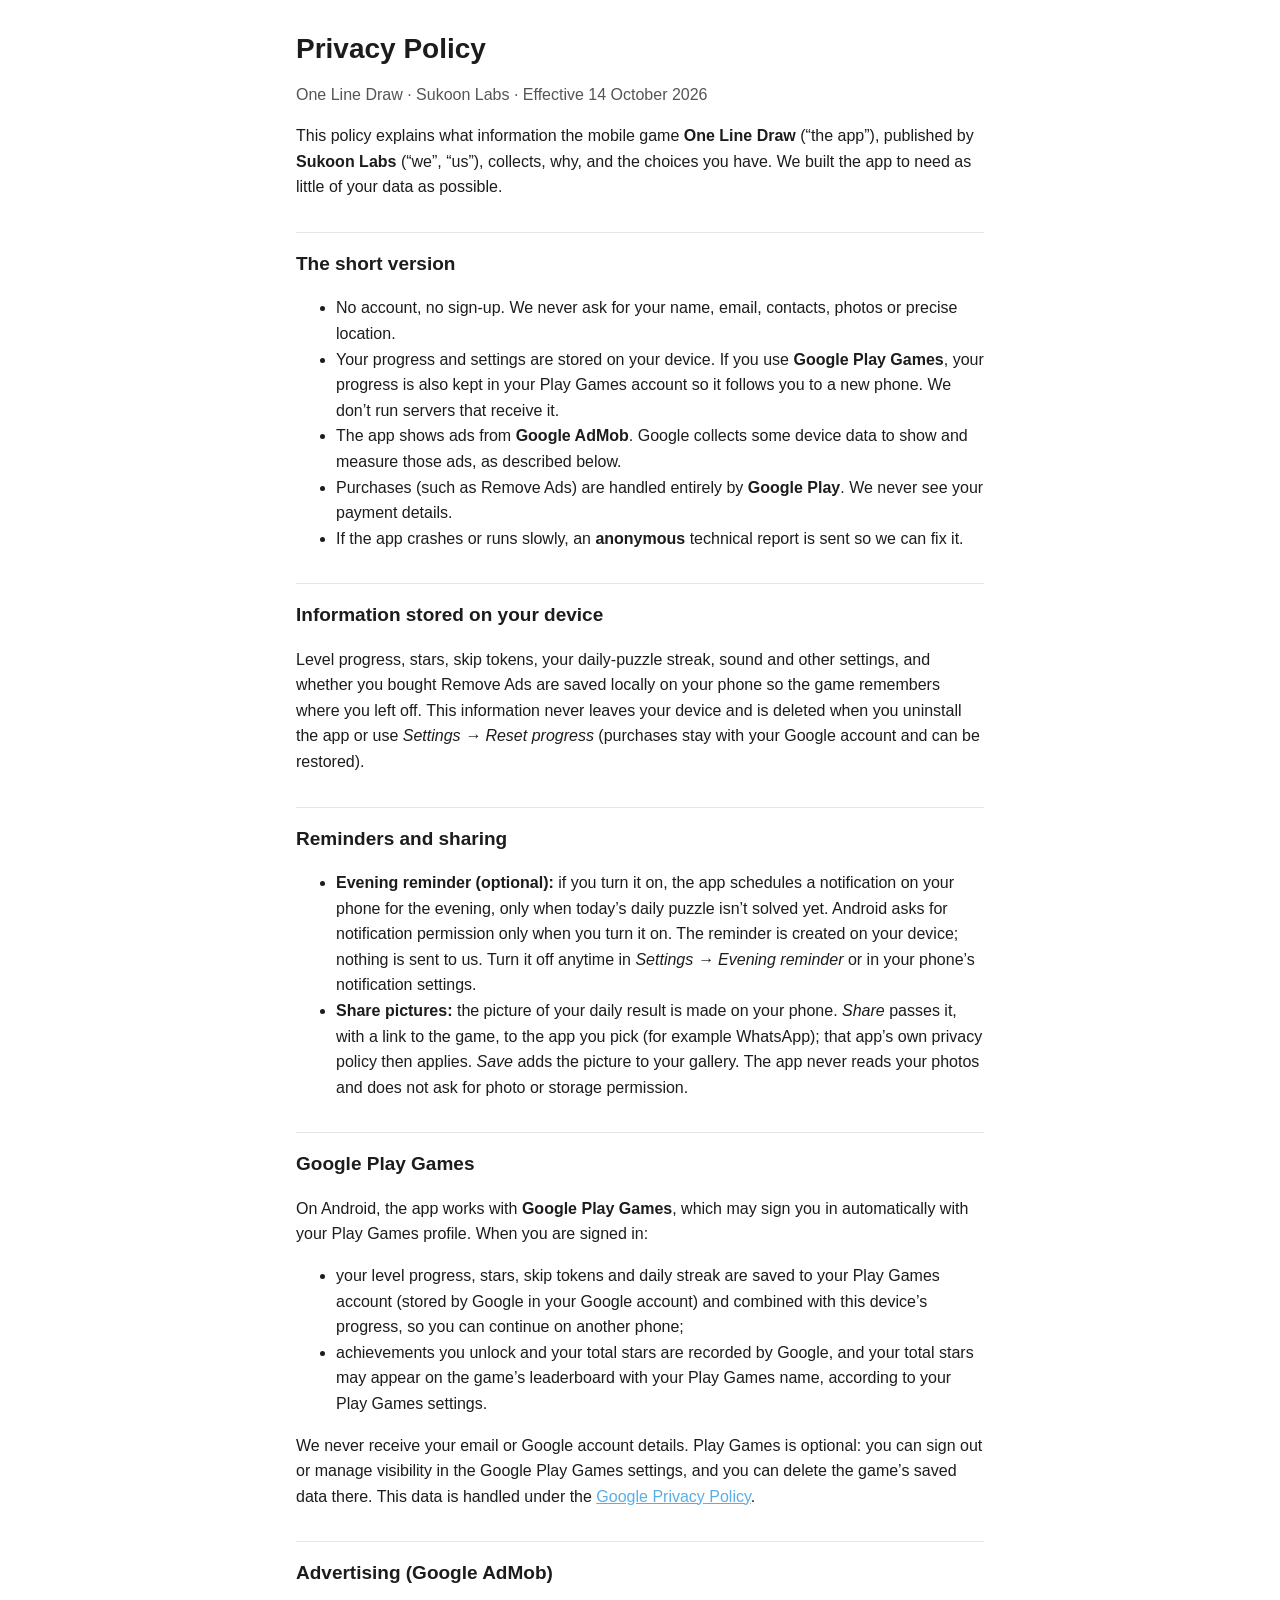
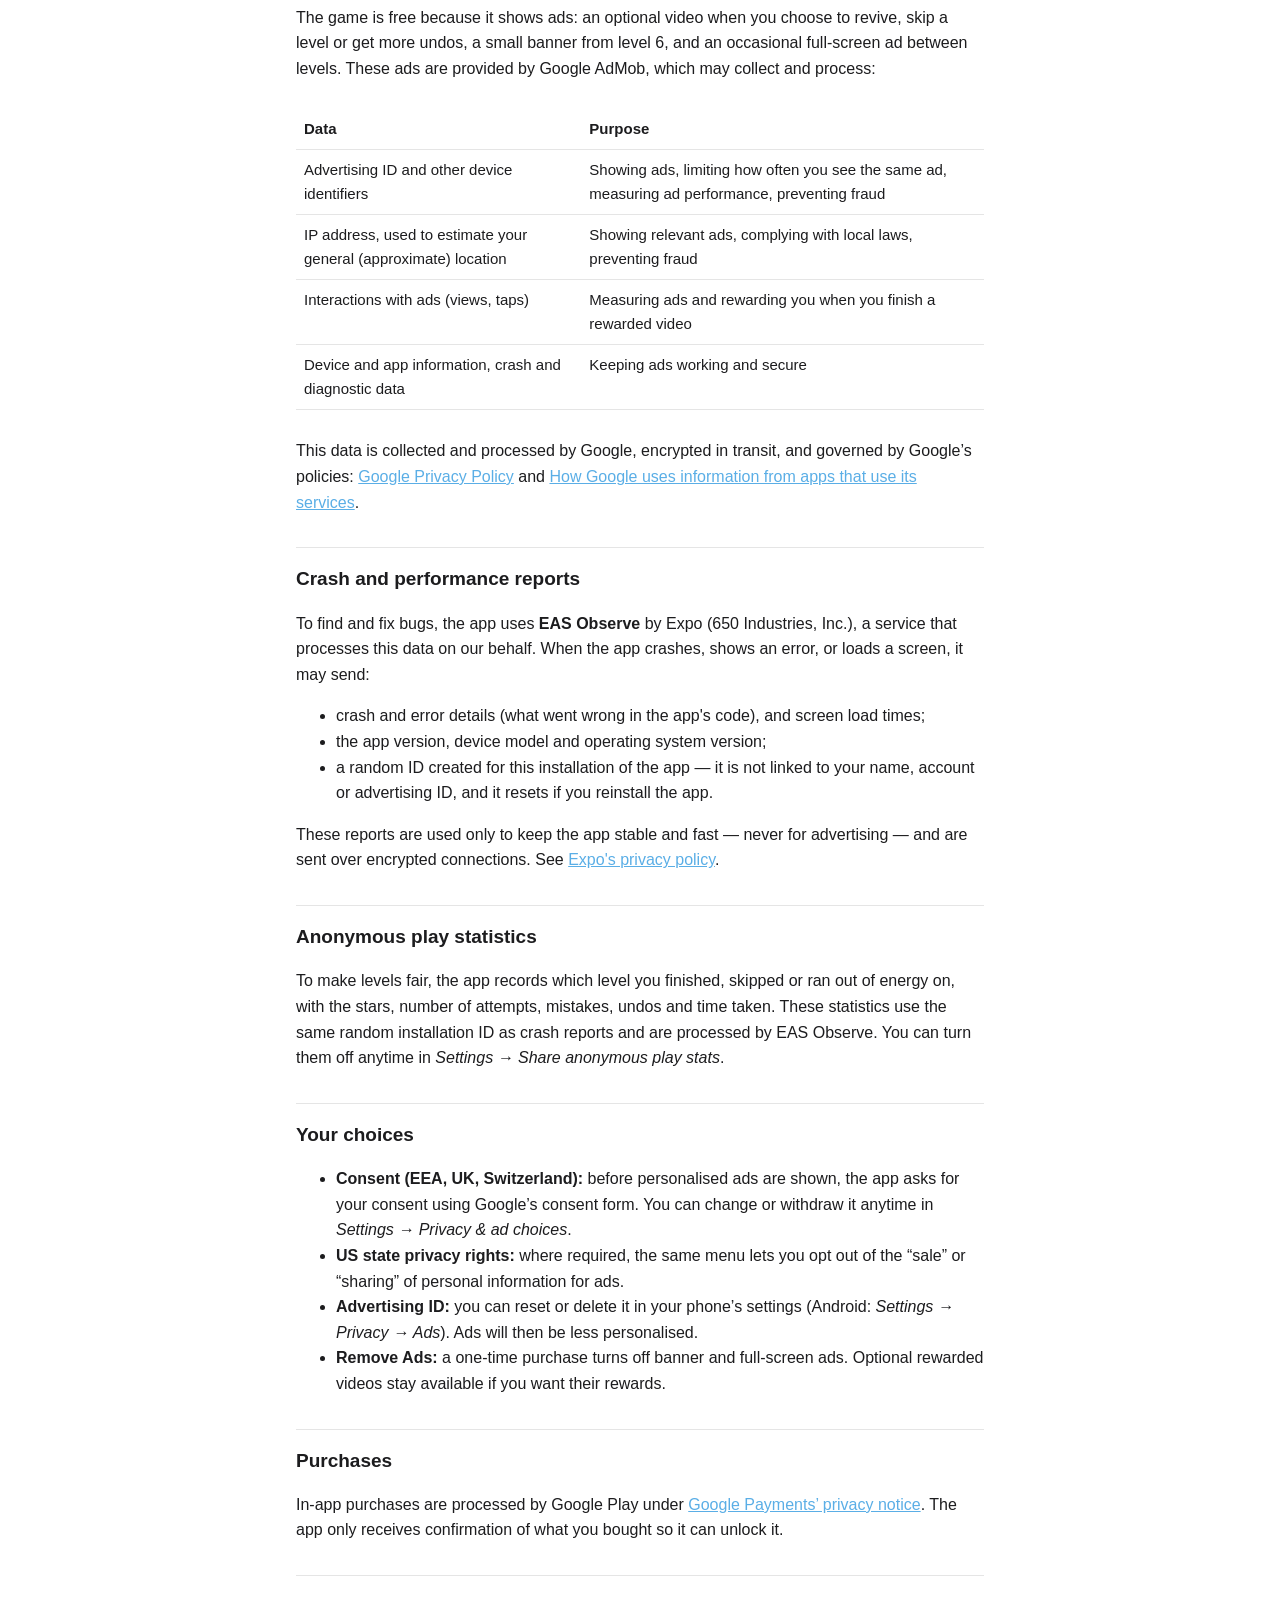
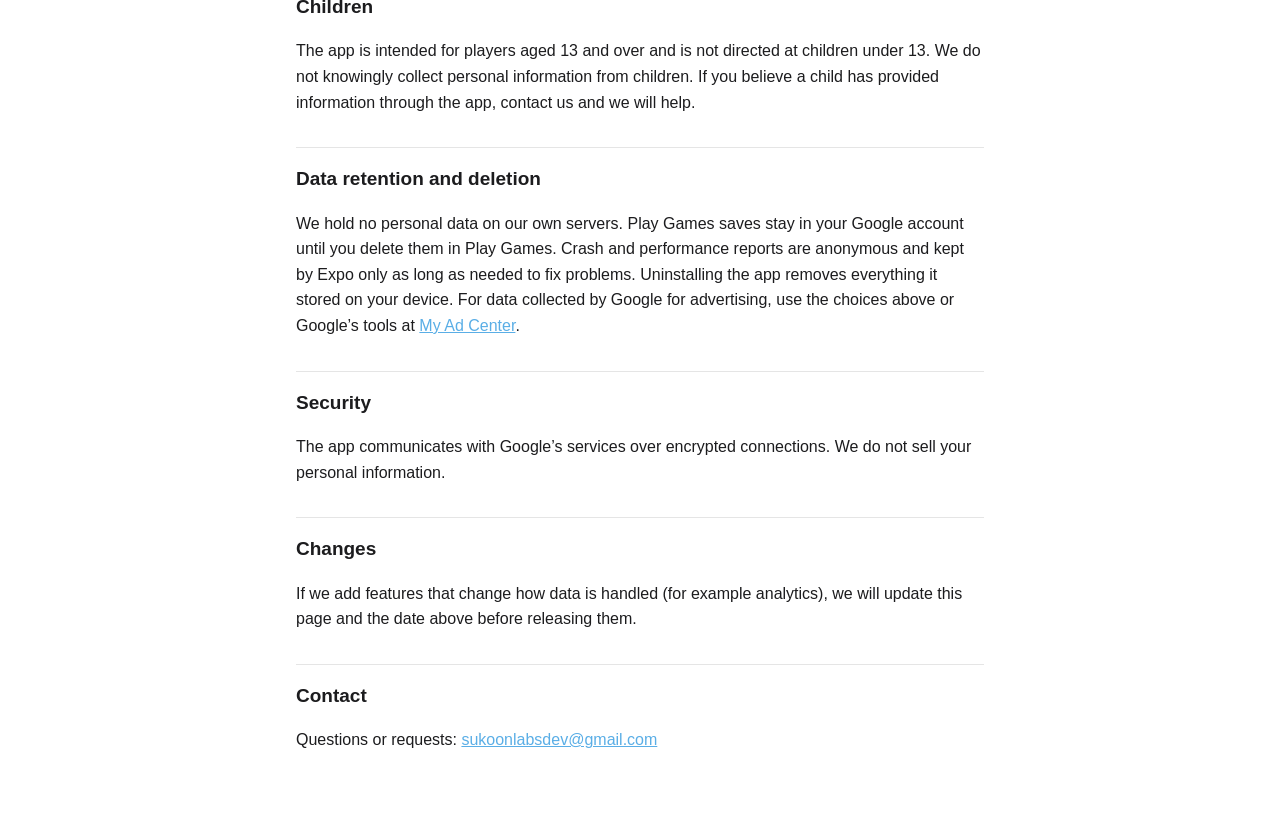
<file: privacy.html>
<!doctype html>
<html lang="en">
<head>
<meta charset="utf-8">
<meta name="viewport" content="width=device-width, initial-scale=1">
<title>Privacy Policy · One Line Draw</title>
<meta name="description" content="Privacy policy for One Line Draw, a puzzle game by Sukoon Labs.">
<link rel="icon" type="image/png" sizes="32x32" href="favicon-32.png">
<link rel="apple-touch-icon" href="apple-touch-icon.png">
<style>
  :root { --paper: #ffffff; --ink: #1c1c1e; --muted: #555; --line: #e5e5e5; --accent: #5aaee6; }
  @media (prefers-color-scheme: dark) { :root { --paper: #141416; --ink: #f2f2f2; --muted: #b0b0b0; --line: #2c2c2e; } }
  * { box-sizing: border-box; }
  body { margin: 0; background: var(--paper); color: var(--ink); font: 16px/1.6 -apple-system, BlinkMacSystemFont, "Segoe UI", Roboto, sans-serif; }
  main { max-width: 720px; margin: 0 auto; padding: 32px 16px 64px; }
  h1 { font-size: 28px; line-height: 1.2; margin: 0 0 4px; }
  h2 { font-size: 19px; margin: 32px 0 8px; padding-top: 16px; border-top: 1px solid var(--line); }
  p, li { color: var(--ink); }
  .muted { color: var(--muted); }
  table { width: 100%; border-collapse: collapse; margin: 12px 0; font-size: 15px; }
  th, td { text-align: left; vertical-align: top; padding: 8px; border-bottom: 1px solid var(--line); }
  th { font-weight: 600; }
  a { color: var(--accent); }
  .wrap { overflow-x: auto; }
</style>
</head>
<body>
<main>
  <h1>Privacy Policy</h1>
  <p class="muted">One Line Draw · Sukoon Labs · Effective 14 October 2026</p>

  <p>This policy explains what information the mobile game <strong>One Line Draw</strong> (“the app”), published by <strong>Sukoon Labs</strong> (“we”, “us”), collects, why, and the choices you have. We built the app to need as little of your data as possible.</p>

  <h2>The short version</h2>
  <ul>
    <li>No account, no sign-up. We never ask for your name, email, contacts, photos or precise location.</li>
    <li>Your progress and settings are stored on your device. If you use <strong>Google Play Games</strong>, your progress is also kept in your Play Games account so it follows you to a new phone. We don’t run servers that receive it.</li>
    <li>The app shows ads from <strong>Google AdMob</strong>. Google collects some device data to show and measure those ads, as described below.</li>
    <li>Purchases (such as Remove Ads) are handled entirely by <strong>Google Play</strong>. We never see your payment details.</li>
    <li>If the app crashes or runs slowly, an <strong>anonymous</strong> technical report is sent so we can fix it.</li>
  </ul>

  <h2>Information stored on your device</h2>
  <p>Level progress, stars, skip tokens, your daily-puzzle streak, sound and other settings, and whether you bought Remove Ads are saved locally on your phone so the game remembers where you left off. This information never leaves your device and is deleted when you uninstall the app or use <em>Settings → Reset progress</em> (purchases stay with your Google account and can be restored).</p>

  <h2>Reminders and sharing</h2>
  <ul>
    <li><strong>Evening reminder (optional):</strong> if you turn it on, the app schedules a notification on your phone for the evening, only when today’s daily puzzle isn’t solved yet. Android asks for notification permission only when you turn it on. The reminder is created on your device; nothing is sent to us. Turn it off anytime in <em>Settings → Evening reminder</em> or in your phone’s notification settings.</li>
    <li><strong>Share pictures:</strong> the picture of your daily result is made on your phone. <em>Share</em> passes it, with a link to the game, to the app you pick (for example WhatsApp); that app’s own privacy policy then applies. <em>Save</em> adds the picture to your gallery. The app never reads your photos and does not ask for photo or storage permission.</li>
  </ul>

  <h2>Google Play Games</h2>
  <p>On Android, the app works with <strong>Google Play Games</strong>, which may sign you in automatically with your Play Games profile. When you are signed in:</p>
  <ul>
    <li>your level progress, stars, skip tokens and daily streak are saved to your Play Games account (stored by Google in your Google account) and combined with this device’s progress, so you can continue on another phone;</li>
    <li>achievements you unlock and your total stars are recorded by Google, and your total stars may appear on the game’s leaderboard with your Play Games name, according to your Play Games settings.</li>
  </ul>
  <p>We never receive your email or Google account details. Play Games is optional: you can sign out or manage visibility in the Google Play Games settings, and you can delete the game’s saved data there. This data is handled under the <a href="https://policies.google.com/privacy">Google Privacy Policy</a>.</p>

  <h2>Advertising (Google AdMob)</h2>
  <p>The game is free because it shows ads: an optional video when you choose to revive, skip a level or get more undos, a small banner from level 6, and an occasional full-screen ad between levels. These ads are provided by Google AdMob, which may collect and process:</p>
  <div class="wrap">
  <table>
    <tr><th>Data</th><th>Purpose</th></tr>
    <tr><td>Advertising ID and other device identifiers</td><td>Showing ads, limiting how often you see the same ad, measuring ad performance, preventing fraud</td></tr>
    <tr><td>IP address, used to estimate your general (approximate) location</td><td>Showing relevant ads, complying with local laws, preventing fraud</td></tr>
    <tr><td>Interactions with ads (views, taps)</td><td>Measuring ads and rewarding you when you finish a rewarded video</td></tr>
    <tr><td>Device and app information, crash and diagnostic data</td><td>Keeping ads working and secure</td></tr>
  </table>
  </div>
  <p>This data is collected and processed by Google, encrypted in transit, and governed by Google’s policies: <a href="https://policies.google.com/privacy">Google Privacy Policy</a> and <a href="https://policies.google.com/technologies/partner-sites">How Google uses information from apps that use its services</a>.</p>

  <h2>Crash and performance reports</h2>
  <p>To find and fix bugs, the app uses <strong>EAS Observe</strong> by Expo (650 Industries, Inc.), a service that processes this data on our behalf. When the app crashes, shows an error, or loads a screen, it may send:</p>
  <ul>
    <li>crash and error details (what went wrong in the app's code), and screen load times;</li>
    <li>the app version, device model and operating system version;</li>
    <li>a random ID created for this installation of the app — it is not linked to your name, account or advertising ID, and it resets if you reinstall the app.</li>
  </ul>
  <p>These reports are used only to keep the app stable and fast — never for advertising — and are sent over encrypted connections. See <a href="https://expo.dev/privacy">Expo's privacy policy</a>.</p>

  <h2>Anonymous play statistics</h2>
  <p>To make levels fair, the app records which level you finished, skipped or ran out of energy on, with the stars, number of attempts, mistakes, undos and time taken. These statistics use the same random installation ID as crash reports and are processed by EAS Observe. You can turn them off anytime in <em>Settings → Share anonymous play stats</em>.</p>

  <h2>Your choices</h2>
  <ul>
    <li><strong>Consent (EEA, UK, Switzerland):</strong> before personalised ads are shown, the app asks for your consent using Google’s consent form. You can change or withdraw it anytime in <em>Settings → Privacy &amp; ad choices</em>.</li>
    <li><strong>US state privacy rights:</strong> where required, the same menu lets you opt out of the “sale” or “sharing” of personal information for ads.</li>
    <li><strong>Advertising ID:</strong> you can reset or delete it in your phone’s settings (Android: <em>Settings → Privacy → Ads</em>). Ads will then be less personalised.</li>
    <li><strong>Remove Ads:</strong> a one-time purchase turns off banner and full-screen ads. Optional rewarded videos stay available if you want their rewards.</li>
  </ul>

  <h2>Purchases</h2>
  <p>In-app purchases are processed by Google Play under <a href="https://payments.google.com/payments/apis-secure/u/0/get_legal_document?ldo=0&amp;ldt=privacynotice">Google Payments’ privacy notice</a>. The app only receives confirmation of what you bought so it can unlock it.</p>

  <h2>Children</h2>
  <p>The app is intended for players aged 13 and over and is not directed at children under 13. We do not knowingly collect personal information from children. If you believe a child has provided information through the app, contact us and we will help.</p>

  <h2>Data retention and deletion</h2>
  <p>We hold no personal data on our own servers. Play Games saves stay in your Google account until you delete them in Play Games. Crash and performance reports are anonymous and kept by Expo only as long as needed to fix problems. Uninstalling the app removes everything it stored on your device. For data collected by Google for advertising, use the choices above or Google’s tools at <a href="https://myadcenter.google.com">My Ad Center</a>.</p>

  <h2>Security</h2>
  <p>The app communicates with Google’s services over encrypted connections. We do not sell your personal information.</p>

  <h2>Changes</h2>
  <p>If we add features that change how data is handled (for example analytics), we will update this page and the date above before releasing them.</p>

  <h2>Contact</h2>
  <p>Questions or requests: <a href="mailto:sukoonlabsdev@gmail.com">sukoonlabsdev@gmail.com</a></p>
</main>
</body>
</html>
</file>
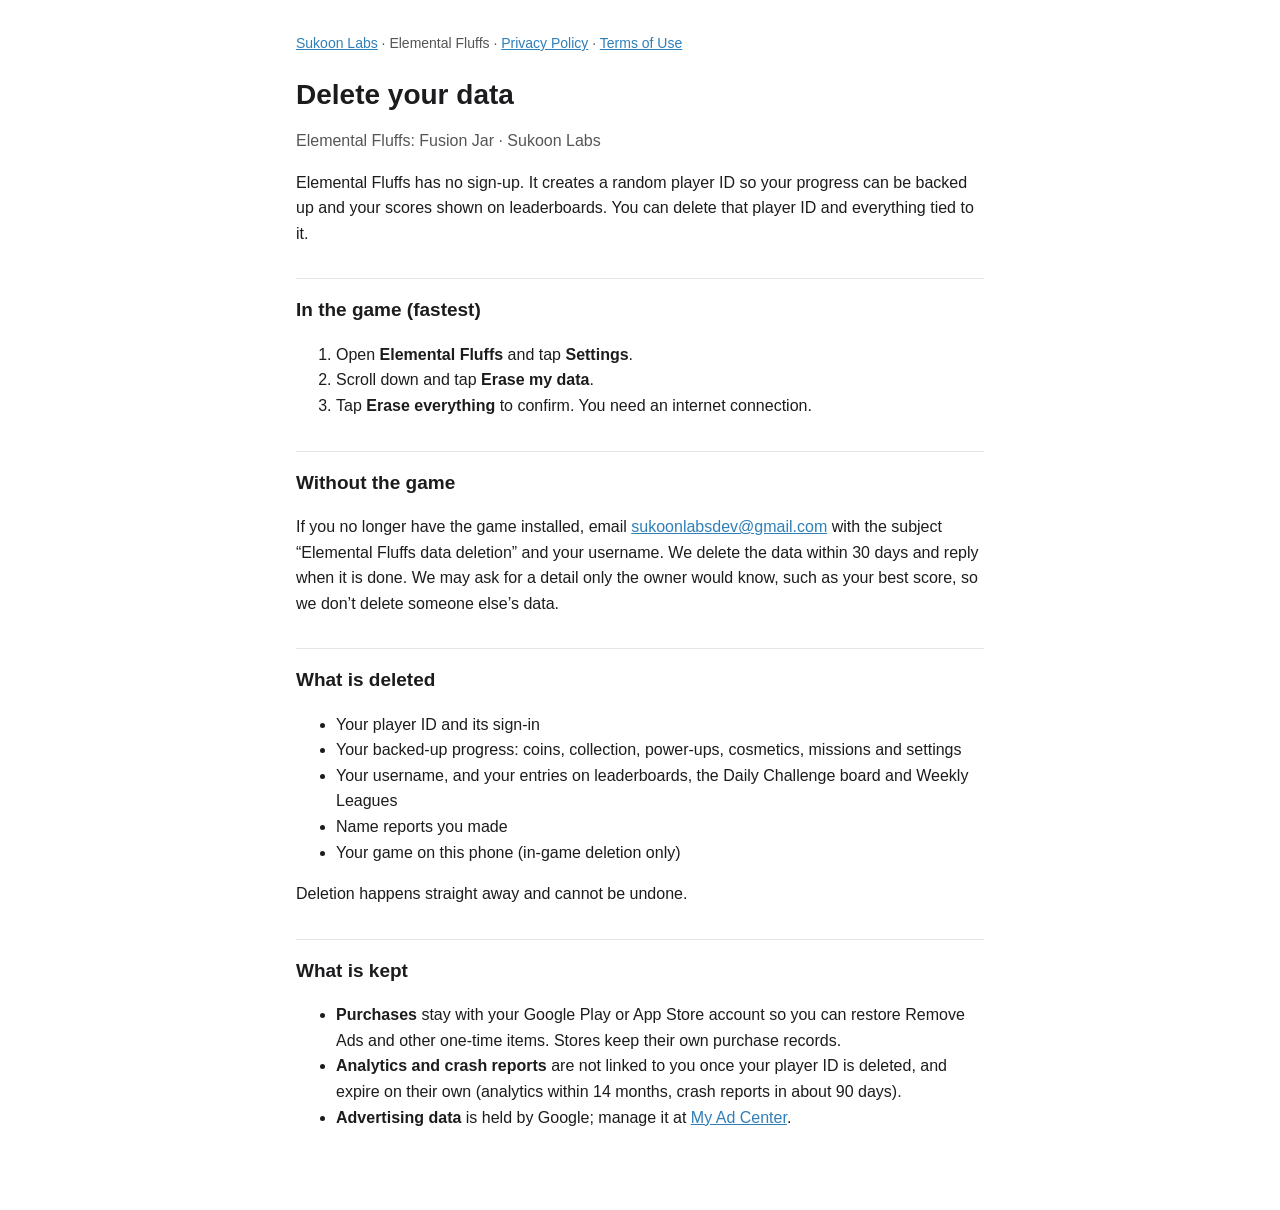
<file: elemental-fluffs/delete.html>
<!doctype html>
<html lang="en">
<head>
<meta charset="utf-8">
<meta name="viewport" content="width=device-width, initial-scale=1">
<title>Delete Your Data · Elemental Fluffs</title>
<meta name="description" content="How to delete your Elemental Fluffs account and data.">
<link rel="icon" type="image/png" sizes="32x32" href="../favicon-32.png">
<link rel="apple-touch-icon" href="../apple-touch-icon.png">
<link rel="stylesheet" href="legal.css">
</head>
<body>
<main>
  <p class="crumbs"><a href="../">Sukoon Labs</a> · Elemental Fluffs · <a href="privacy">Privacy Policy</a> · <a href="terms">Terms of Use</a></p>
  <h1>Delete your data</h1>
  <p class="muted">Elemental Fluffs: Fusion Jar · Sukoon Labs</p>

  <p>Elemental Fluffs has no sign-up. It creates a random player ID so your progress can be backed up and your scores shown on leaderboards. You can delete that player ID and everything tied to it.</p>

  <h2>In the game (fastest)</h2>
  <ol>
    <li>Open <strong>Elemental Fluffs</strong> and tap <strong>Settings</strong>.</li>
    <li>Scroll down and tap <strong>Erase my data</strong>.</li>
    <li>Tap <strong>Erase everything</strong> to confirm. You need an internet connection.</li>
  </ol>

  <h2>Without the game</h2>
  <p>If you no longer have the game installed, email <a href="mailto:sukoonlabsdev@gmail.com?subject=Elemental%20Fluffs%20data%20deletion">sukoonlabsdev@gmail.com</a> with the subject “Elemental Fluffs data deletion” and your username. We delete the data within 30 days and reply when it is done. We may ask for a detail only the owner would know, such as your best score, so we don’t delete someone else’s data.</p>

  <h2>What is deleted</h2>
  <ul>
    <li>Your player ID and its sign-in</li>
    <li>Your backed-up progress: coins, collection, power-ups, cosmetics, missions and settings</li>
    <li>Your username, and your entries on leaderboards, the Daily Challenge board and Weekly Leagues</li>
    <li>Name reports you made</li>
    <li>Your game on this phone (in-game deletion only)</li>
  </ul>
  <p>Deletion happens straight away and cannot be undone.</p>

  <h2>What is kept</h2>
  <ul>
    <li><strong>Purchases</strong> stay with your Google Play or App Store account so you can restore Remove Ads and other one-time items. Stores keep their own purchase records.</li>
    <li><strong>Analytics and crash reports</strong> are not linked to you once your player ID is deleted, and expire on their own (analytics within 14 months, crash reports in about 90 days).</li>
    <li><strong>Advertising data</strong> is held by Google; manage it at <a href="https://myadcenter.google.com">My Ad Center</a>.</li>
  </ul>
</main>
</body>
</html>
</file>
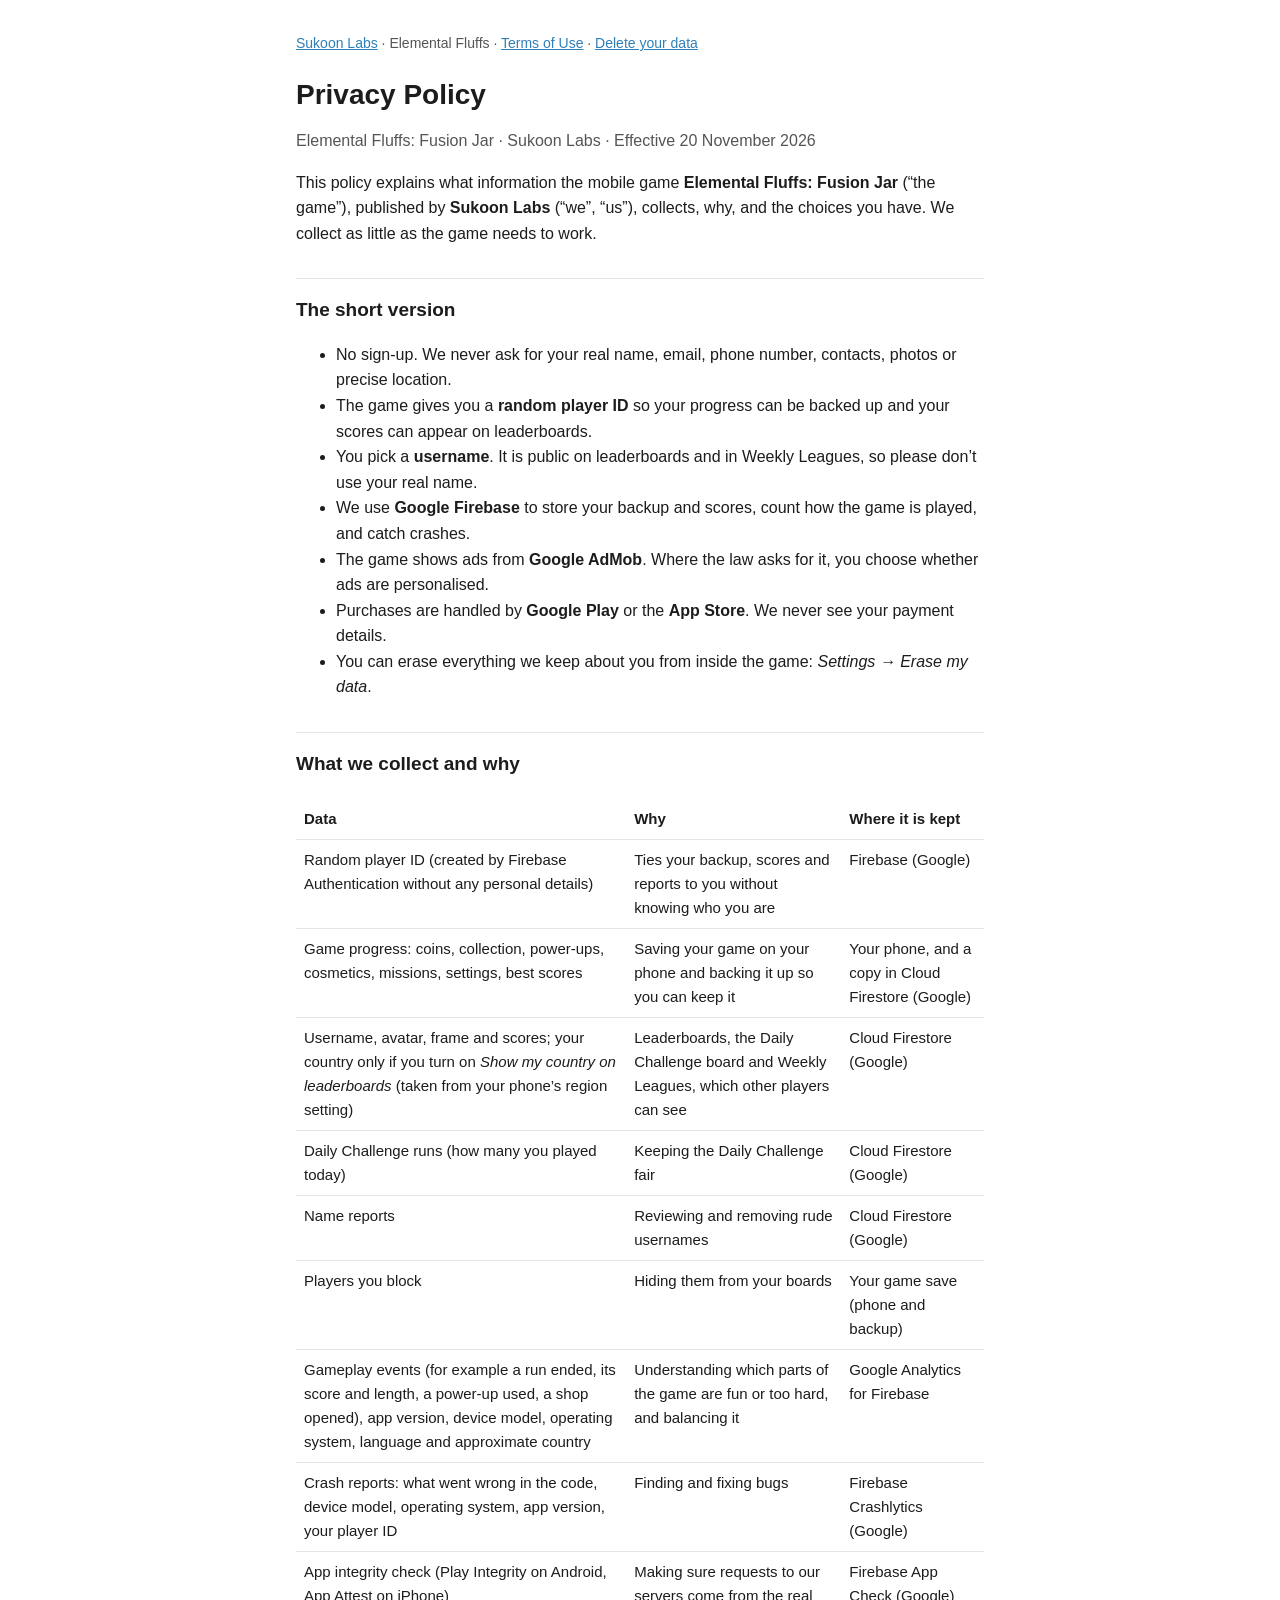
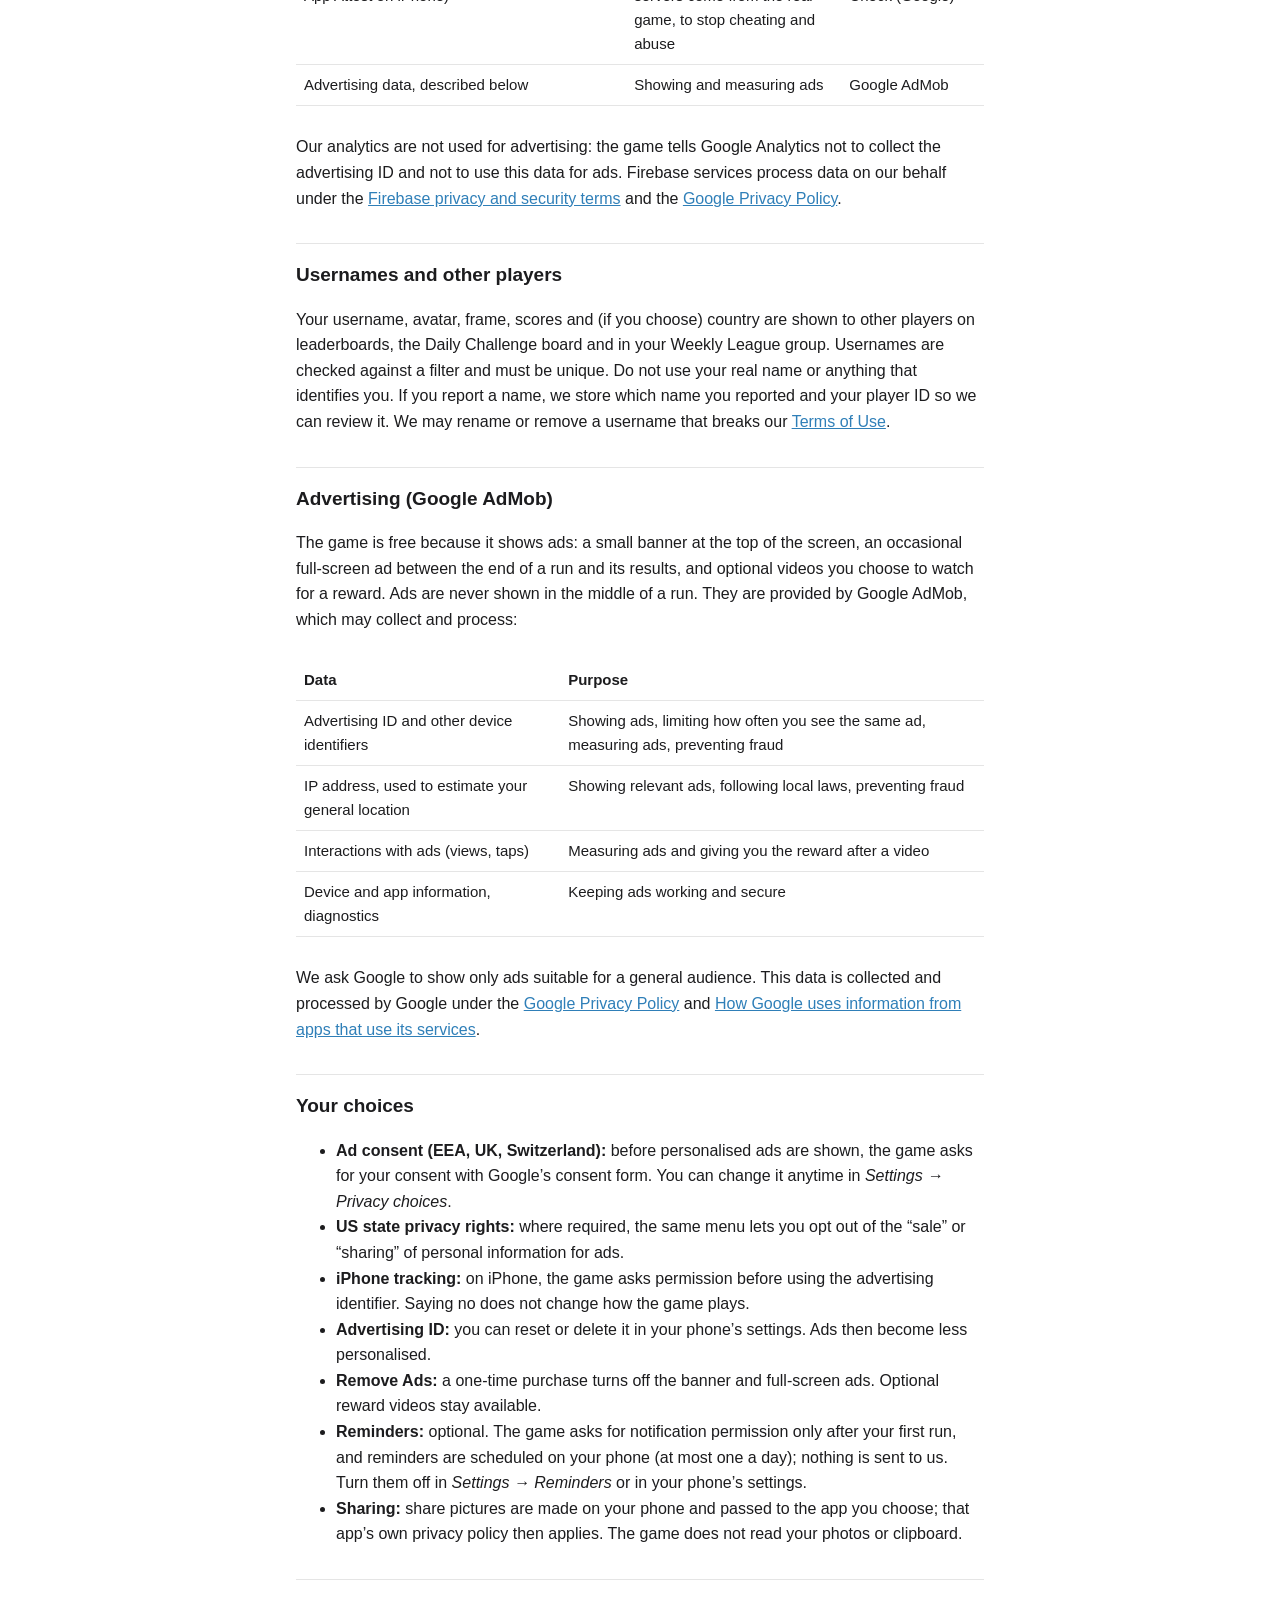
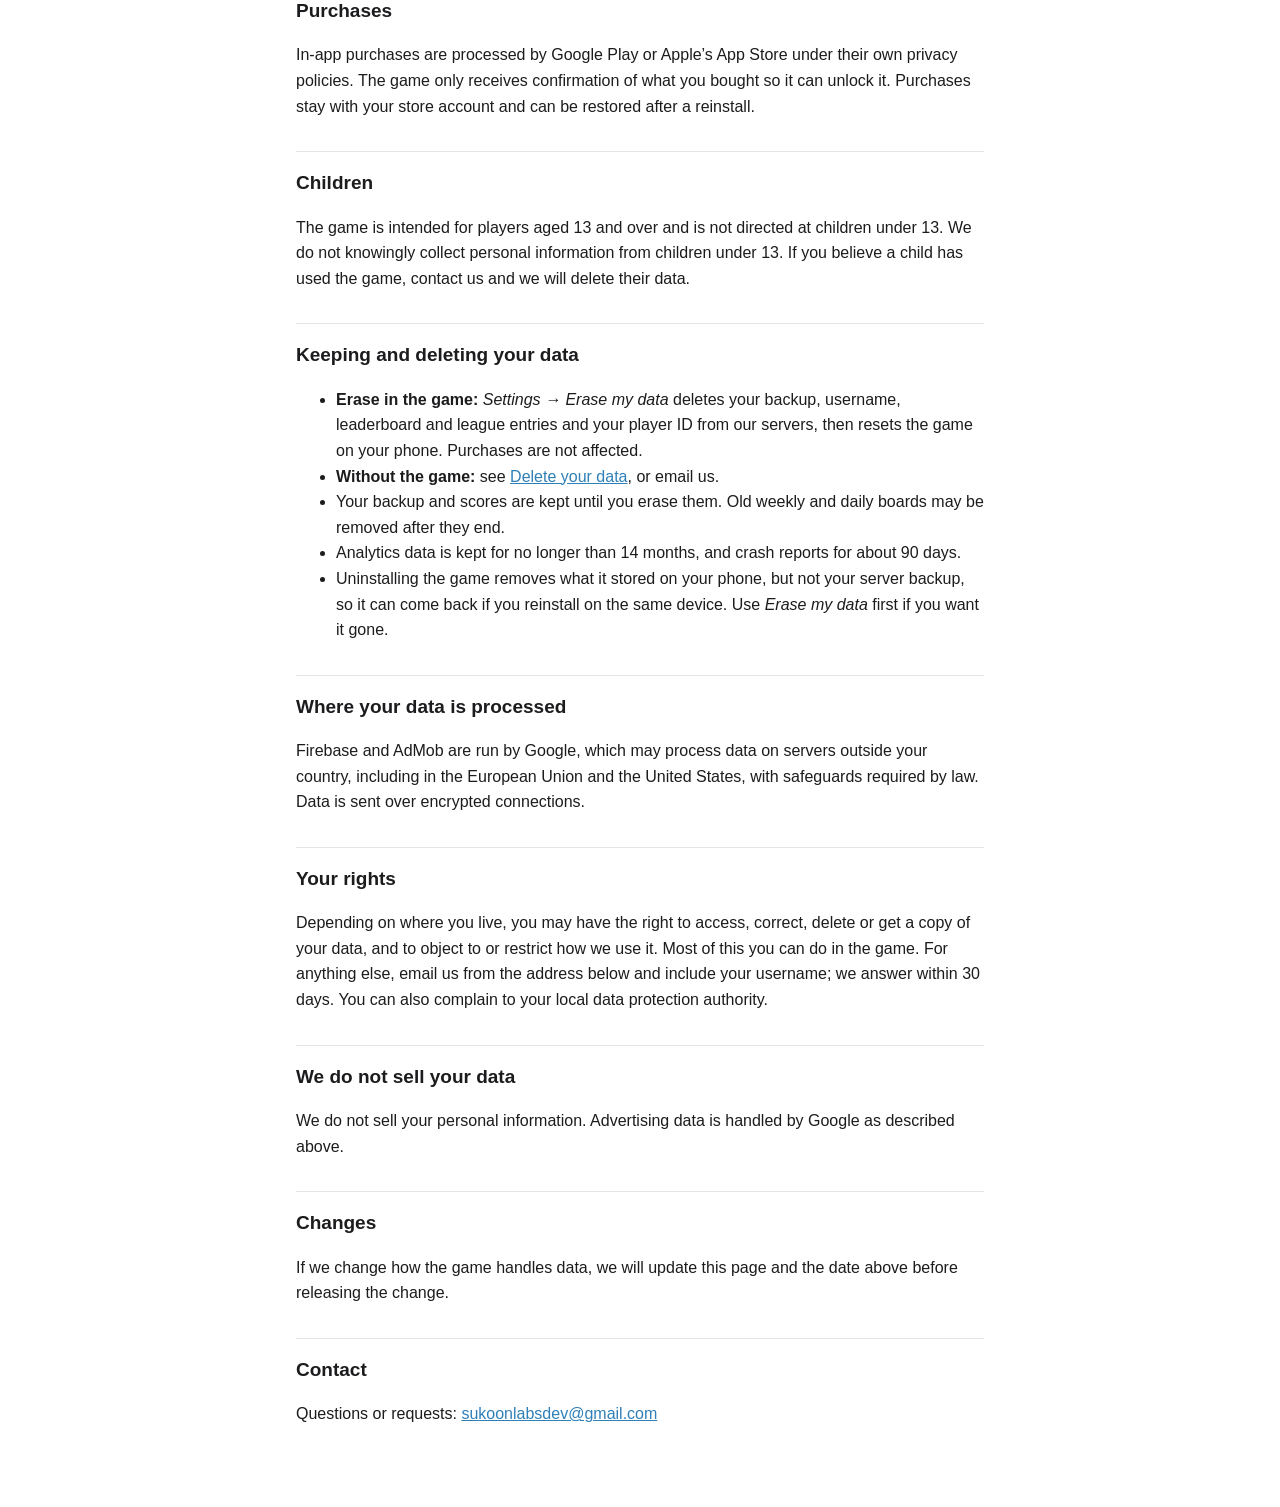
<file: elemental-fluffs/privacy.html>
<!doctype html>
<html lang="en">
<head>
<meta charset="utf-8">
<meta name="viewport" content="width=device-width, initial-scale=1">
<title>Privacy Policy · Elemental Fluffs</title>
<meta name="description" content="Privacy policy for Elemental Fluffs: Fusion Jar, a puzzle game by Sukoon Labs.">
<link rel="icon" type="image/png" sizes="32x32" href="../favicon-32.png">
<link rel="apple-touch-icon" href="../apple-touch-icon.png">
<link rel="stylesheet" href="legal.css">
</head>
<body>
<main>
  <p class="crumbs"><a href="../">Sukoon Labs</a> · Elemental Fluffs · <a href="terms">Terms of Use</a> · <a href="delete">Delete your data</a></p>
  <h1>Privacy Policy</h1>
  <p class="muted">Elemental Fluffs: Fusion Jar · Sukoon Labs · Effective 20 November 2026</p>

  <p>This policy explains what information the mobile game <strong>Elemental Fluffs: Fusion Jar</strong> (“the game”), published by <strong>Sukoon Labs</strong> (“we”, “us”), collects, why, and the choices you have. We collect as little as the game needs to work.</p>

  <h2>The short version</h2>
  <ul>
    <li>No sign-up. We never ask for your real name, email, phone number, contacts, photos or precise location.</li>
    <li>The game gives you a <strong>random player ID</strong> so your progress can be backed up and your scores can appear on leaderboards.</li>
    <li>You pick a <strong>username</strong>. It is public on leaderboards and in Weekly Leagues, so please don’t use your real name.</li>
    <li>We use <strong>Google Firebase</strong> to store your backup and scores, count how the game is played, and catch crashes.</li>
    <li>The game shows ads from <strong>Google AdMob</strong>. Where the law asks for it, you choose whether ads are personalised.</li>
    <li>Purchases are handled by <strong>Google Play</strong> or the <strong>App Store</strong>. We never see your payment details.</li>
    <li>You can erase everything we keep about you from inside the game: <em>Settings → Erase my data</em>.</li>
  </ul>

  <h2>What we collect and why</h2>
  <div class="wrap">
  <table>
    <tr><th>Data</th><th>Why</th><th>Where it is kept</th></tr>
    <tr><td>Random player ID (created by Firebase Authentication without any personal details)</td><td>Ties your backup, scores and reports to you without knowing who you are</td><td>Firebase (Google)</td></tr>
    <tr><td>Game progress: coins, collection, power-ups, cosmetics, missions, settings, best scores</td><td>Saving your game on your phone and backing it up so you can keep it</td><td>Your phone, and a copy in Cloud Firestore (Google)</td></tr>
    <tr><td>Username, avatar, frame and scores; your country only if you turn on <em>Show my country on leaderboards</em> (taken from your phone’s region setting)</td><td>Leaderboards, the Daily Challenge board and Weekly Leagues, which other players can see</td><td>Cloud Firestore (Google)</td></tr>
    <tr><td>Daily Challenge runs (how many you played today)</td><td>Keeping the Daily Challenge fair</td><td>Cloud Firestore (Google)</td></tr>
    <tr><td>Name reports</td><td>Reviewing and removing rude usernames</td><td>Cloud Firestore (Google)</td></tr>
    <tr><td>Players you block</td><td>Hiding them from your boards</td><td>Your game save (phone and backup)</td></tr>
    <tr><td>Gameplay events (for example a run ended, its score and length, a power-up used, a shop opened), app version, device model, operating system, language and approximate country</td><td>Understanding which parts of the game are fun or too hard, and balancing it</td><td>Google Analytics for Firebase</td></tr>
    <tr><td>Crash reports: what went wrong in the code, device model, operating system, app version, your player ID</td><td>Finding and fixing bugs</td><td>Firebase Crashlytics (Google)</td></tr>
    <tr><td>App integrity check (Play Integrity on Android, App Attest on iPhone)</td><td>Making sure requests to our servers come from the real game, to stop cheating and abuse</td><td>Firebase App Check (Google)</td></tr>
    <tr><td>Advertising data, described below</td><td>Showing and measuring ads</td><td>Google AdMob</td></tr>
  </table>
  </div>
  <p>Our analytics are not used for advertising: the game tells Google Analytics not to collect the advertising ID and not to use this data for ads. Firebase services process data on our behalf under the <a href="https://firebase.google.com/support/privacy">Firebase privacy and security terms</a> and the <a href="https://policies.google.com/privacy">Google Privacy Policy</a>.</p>

  <h2>Usernames and other players</h2>
  <p>Your username, avatar, frame, scores and (if you choose) country are shown to other players on leaderboards, the Daily Challenge board and in your Weekly League group. Usernames are checked against a filter and must be unique. Do not use your real name or anything that identifies you. If you report a name, we store which name you reported and your player ID so we can review it. We may rename or remove a username that breaks our <a href="terms">Terms of Use</a>.</p>

  <h2>Advertising (Google AdMob)</h2>
  <p>The game is free because it shows ads: a small banner at the top of the screen, an occasional full-screen ad between the end of a run and its results, and optional videos you choose to watch for a reward. Ads are never shown in the middle of a run. They are provided by Google AdMob, which may collect and process:</p>
  <div class="wrap">
  <table>
    <tr><th>Data</th><th>Purpose</th></tr>
    <tr><td>Advertising ID and other device identifiers</td><td>Showing ads, limiting how often you see the same ad, measuring ads, preventing fraud</td></tr>
    <tr><td>IP address, used to estimate your general location</td><td>Showing relevant ads, following local laws, preventing fraud</td></tr>
    <tr><td>Interactions with ads (views, taps)</td><td>Measuring ads and giving you the reward after a video</td></tr>
    <tr><td>Device and app information, diagnostics</td><td>Keeping ads working and secure</td></tr>
  </table>
  </div>
  <p>We ask Google to show only ads suitable for a general audience. This data is collected and processed by Google under the <a href="https://policies.google.com/privacy">Google Privacy Policy</a> and <a href="https://policies.google.com/technologies/partner-sites">How Google uses information from apps that use its services</a>.</p>

  <h2>Your choices</h2>
  <ul>
    <li><strong>Ad consent (EEA, UK, Switzerland):</strong> before personalised ads are shown, the game asks for your consent with Google’s consent form. You can change it anytime in <em>Settings → Privacy choices</em>.</li>
    <li><strong>US state privacy rights:</strong> where required, the same menu lets you opt out of the “sale” or “sharing” of personal information for ads.</li>
    <li><strong>iPhone tracking:</strong> on iPhone, the game asks permission before using the advertising identifier. Saying no does not change how the game plays.</li>
    <li><strong>Advertising ID:</strong> you can reset or delete it in your phone’s settings. Ads then become less personalised.</li>
    <li><strong>Remove Ads:</strong> a one-time purchase turns off the banner and full-screen ads. Optional reward videos stay available.</li>
    <li><strong>Reminders:</strong> optional. The game asks for notification permission only after your first run, and reminders are scheduled on your phone (at most one a day); nothing is sent to us. Turn them off in <em>Settings → Reminders</em> or in your phone’s settings.</li>
    <li><strong>Sharing:</strong> share pictures are made on your phone and passed to the app you choose; that app’s own privacy policy then applies. The game does not read your photos or clipboard.</li>
  </ul>

  <h2>Purchases</h2>
  <p>In-app purchases are processed by Google Play or Apple’s App Store under their own privacy policies. The game only receives confirmation of what you bought so it can unlock it. Purchases stay with your store account and can be restored after a reinstall.</p>

  <h2>Children</h2>
  <p>The game is intended for players aged 13 and over and is not directed at children under 13. We do not knowingly collect personal information from children under 13. If you believe a child has used the game, contact us and we will delete their data.</p>

  <h2>Keeping and deleting your data</h2>
  <ul>
    <li><strong>Erase in the game:</strong> <em>Settings → Erase my data</em> deletes your backup, username, leaderboard and league entries and your player ID from our servers, then resets the game on your phone. Purchases are not affected.</li>
    <li><strong>Without the game:</strong> see <a href="delete">Delete your data</a>, or email us.</li>
    <li>Your backup and scores are kept until you erase them. Old weekly and daily boards may be removed after they end.</li>
    <li>Analytics data is kept for no longer than 14 months, and crash reports for about 90 days.</li>
    <li>Uninstalling the game removes what it stored on your phone, but not your server backup, so it can come back if you reinstall on the same device. Use <em>Erase my data</em> first if you want it gone.</li>
  </ul>

  <h2>Where your data is processed</h2>
  <p>Firebase and AdMob are run by Google, which may process data on servers outside your country, including in the European Union and the United States, with safeguards required by law. Data is sent over encrypted connections.</p>

  <h2>Your rights</h2>
  <p>Depending on where you live, you may have the right to access, correct, delete or get a copy of your data, and to object to or restrict how we use it. Most of this you can do in the game. For anything else, email us from the address below and include your username; we answer within 30 days. You can also complain to your local data protection authority.</p>

  <h2>We do not sell your data</h2>
  <p>We do not sell your personal information. Advertising data is handled by Google as described above.</p>

  <h2>Changes</h2>
  <p>If we change how the game handles data, we will update this page and the date above before releasing the change.</p>

  <h2>Contact</h2>
  <p>Questions or requests: <a href="mailto:sukoonlabsdev@gmail.com">sukoonlabsdev@gmail.com</a></p>
</main>
</body>
</html>
</file>
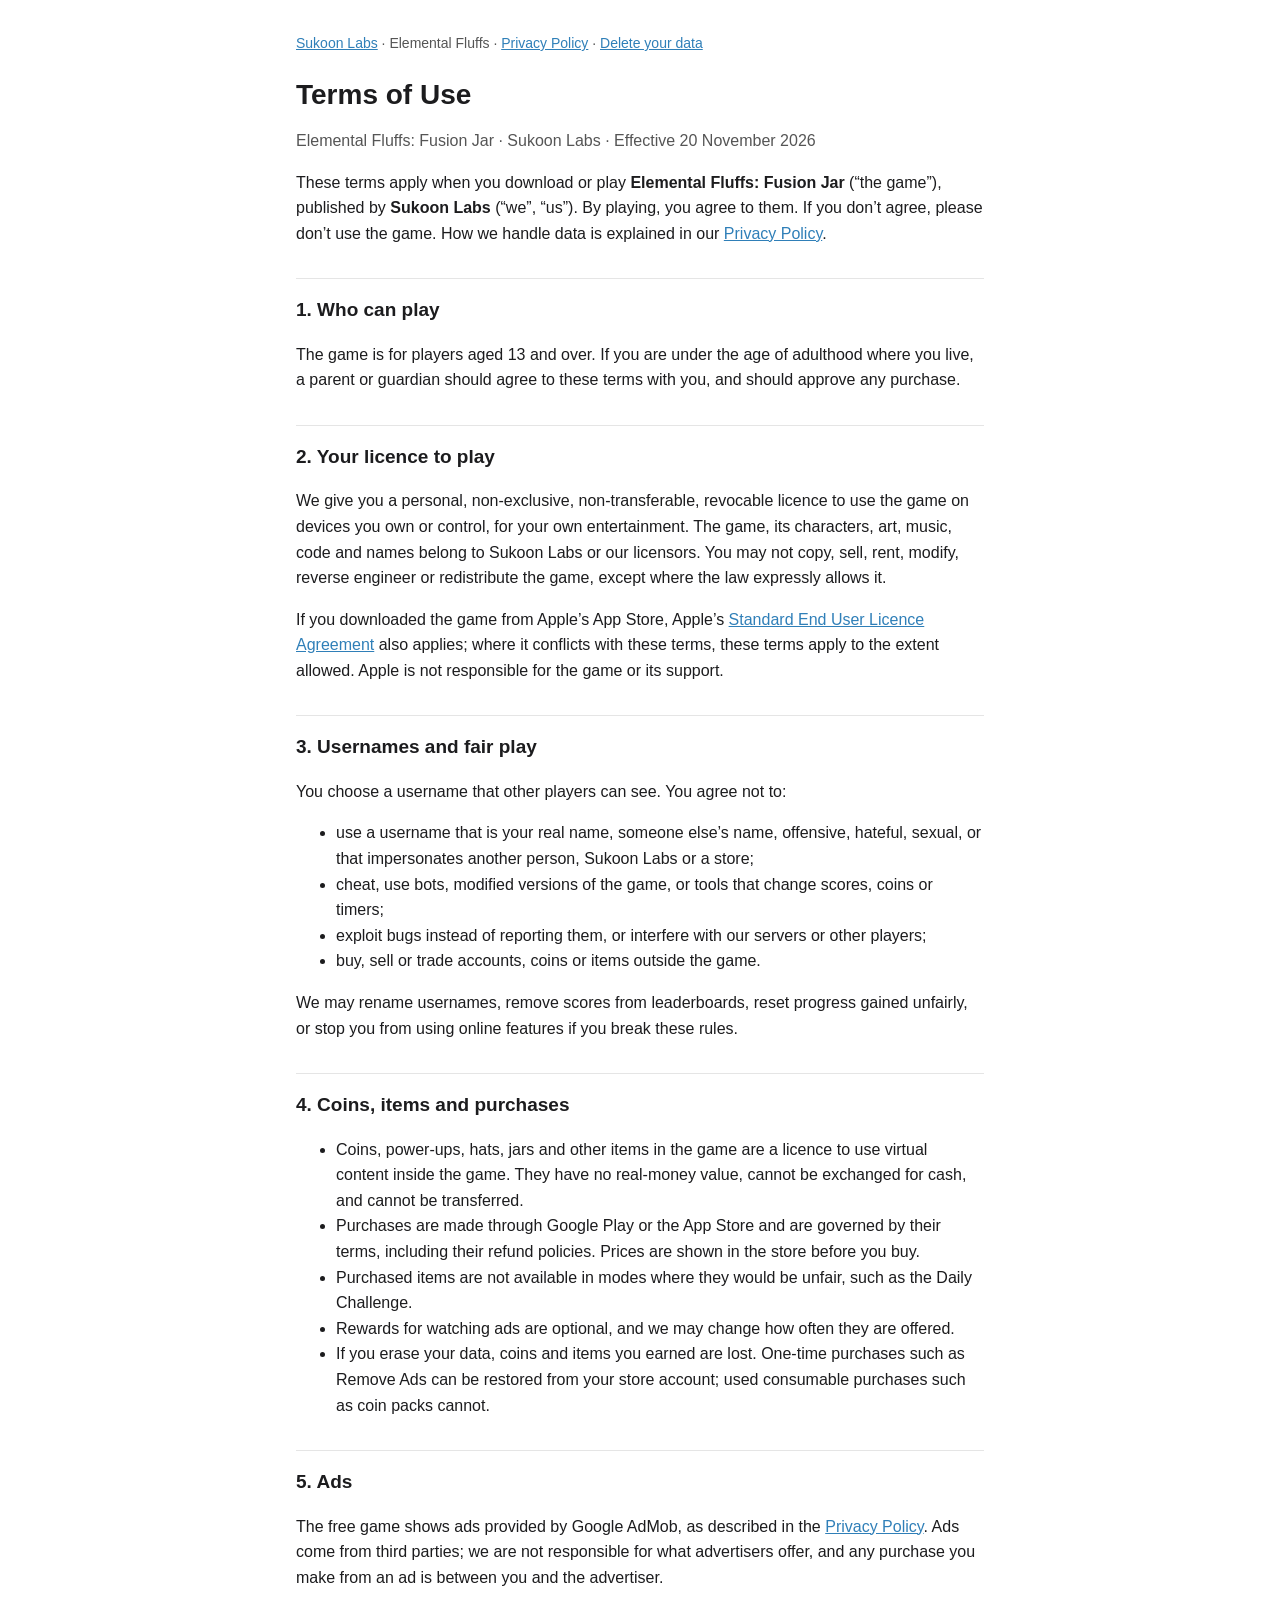
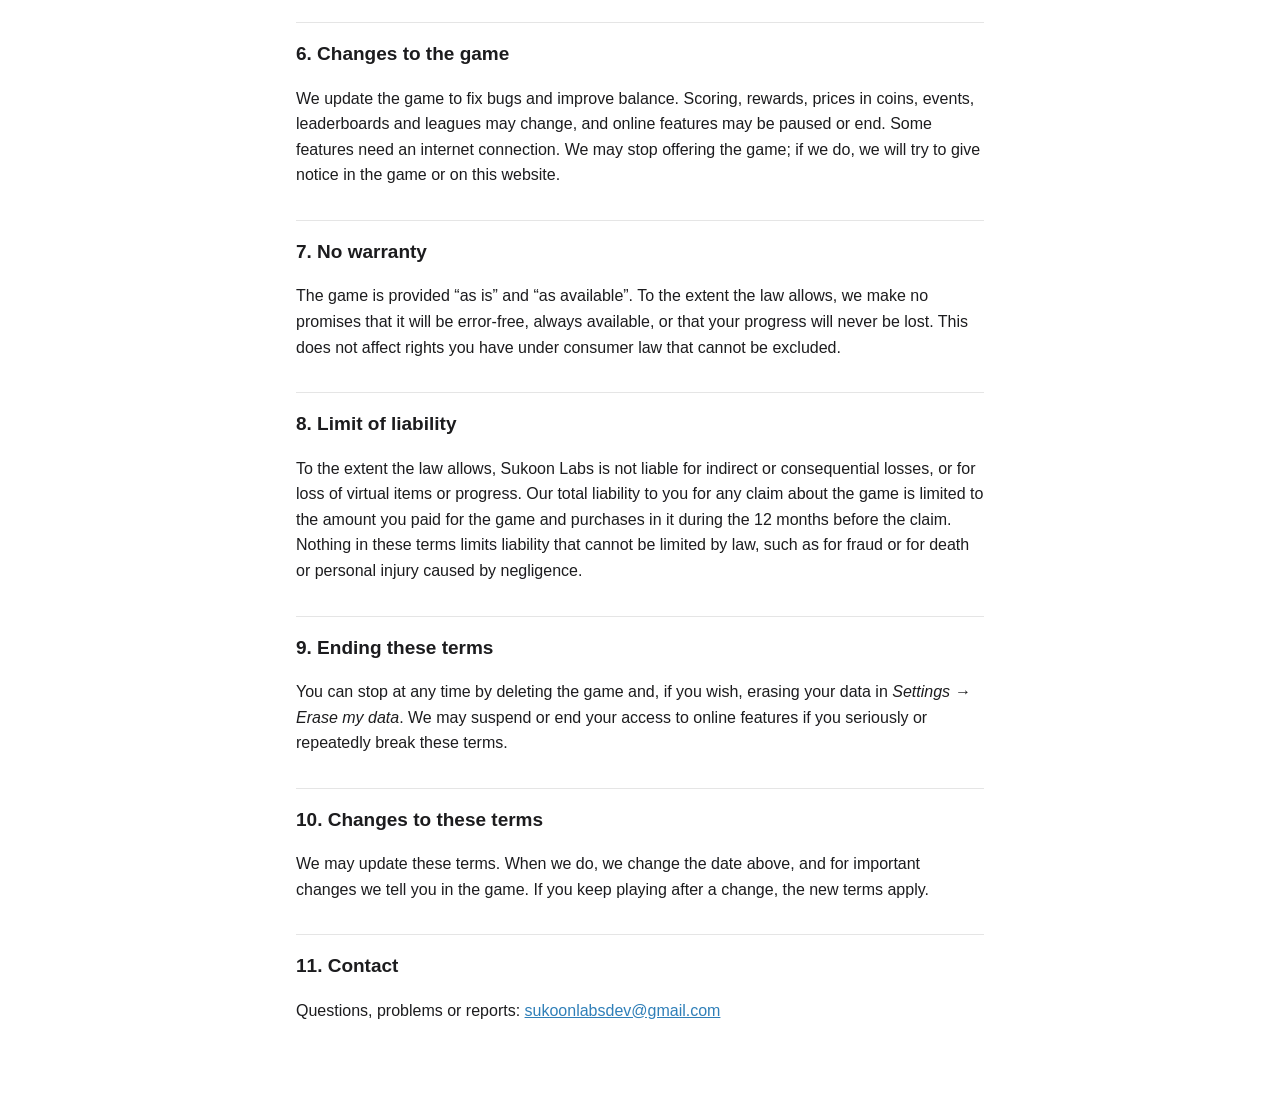
<file: elemental-fluffs/terms.html>
<!doctype html>
<html lang="en">
<head>
<meta charset="utf-8">
<meta name="viewport" content="width=device-width, initial-scale=1">
<title>Terms of Use · Elemental Fluffs</title>
<meta name="description" content="Terms of use for Elemental Fluffs: Fusion Jar, a puzzle game by Sukoon Labs.">
<link rel="icon" type="image/png" sizes="32x32" href="../favicon-32.png">
<link rel="apple-touch-icon" href="../apple-touch-icon.png">
<link rel="stylesheet" href="legal.css">
</head>
<body>
<main>
  <p class="crumbs"><a href="../">Sukoon Labs</a> · Elemental Fluffs · <a href="privacy">Privacy Policy</a> · <a href="delete">Delete your data</a></p>
  <h1>Terms of Use</h1>
  <p class="muted">Elemental Fluffs: Fusion Jar · Sukoon Labs · Effective 20 November 2026</p>

  <p>These terms apply when you download or play <strong>Elemental Fluffs: Fusion Jar</strong> (“the game”), published by <strong>Sukoon Labs</strong> (“we”, “us”). By playing, you agree to them. If you don’t agree, please don’t use the game. How we handle data is explained in our <a href="privacy">Privacy Policy</a>.</p>

  <h2>1. Who can play</h2>
  <p>The game is for players aged 13 and over. If you are under the age of adulthood where you live, a parent or guardian should agree to these terms with you, and should approve any purchase.</p>

  <h2>2. Your licence to play</h2>
  <p>We give you a personal, non-exclusive, non-transferable, revocable licence to use the game on devices you own or control, for your own entertainment. The game, its characters, art, music, code and names belong to Sukoon Labs or our licensors. You may not copy, sell, rent, modify, reverse engineer or redistribute the game, except where the law expressly allows it.</p>
  <p>If you downloaded the game from Apple’s App Store, Apple’s <a href="https://www.apple.com/legal/internet-services/itunes/dev/stdeula/">Standard End User Licence Agreement</a> also applies; where it conflicts with these terms, these terms apply to the extent allowed. Apple is not responsible for the game or its support.</p>

  <h2>3. Usernames and fair play</h2>
  <p>You choose a username that other players can see. You agree not to:</p>
  <ul>
    <li>use a username that is your real name, someone else’s name, offensive, hateful, sexual, or that impersonates another person, Sukoon Labs or a store;</li>
    <li>cheat, use bots, modified versions of the game, or tools that change scores, coins or timers;</li>
    <li>exploit bugs instead of reporting them, or interfere with our servers or other players;</li>
    <li>buy, sell or trade accounts, coins or items outside the game.</li>
  </ul>
  <p>We may rename usernames, remove scores from leaderboards, reset progress gained unfairly, or stop you from using online features if you break these rules.</p>

  <h2>4. Coins, items and purchases</h2>
  <ul>
    <li>Coins, power-ups, hats, jars and other items in the game are a licence to use virtual content inside the game. They have no real-money value, cannot be exchanged for cash, and cannot be transferred.</li>
    <li>Purchases are made through Google Play or the App Store and are governed by their terms, including their refund policies. Prices are shown in the store before you buy.</li>
    <li>Purchased items are not available in modes where they would be unfair, such as the Daily Challenge.</li>
    <li>Rewards for watching ads are optional, and we may change how often they are offered.</li>
    <li>If you erase your data, coins and items you earned are lost. One-time purchases such as Remove Ads can be restored from your store account; used consumable purchases such as coin packs cannot.</li>
  </ul>

  <h2>5. Ads</h2>
  <p>The free game shows ads provided by Google AdMob, as described in the <a href="privacy">Privacy Policy</a>. Ads come from third parties; we are not responsible for what advertisers offer, and any purchase you make from an ad is between you and the advertiser.</p>

  <h2>6. Changes to the game</h2>
  <p>We update the game to fix bugs and improve balance. Scoring, rewards, prices in coins, events, leaderboards and leagues may change, and online features may be paused or end. Some features need an internet connection. We may stop offering the game; if we do, we will try to give notice in the game or on this website.</p>

  <h2>7. No warranty</h2>
  <p>The game is provided “as is” and “as available”. To the extent the law allows, we make no promises that it will be error-free, always available, or that your progress will never be lost. This does not affect rights you have under consumer law that cannot be excluded.</p>

  <h2>8. Limit of liability</h2>
  <p>To the extent the law allows, Sukoon Labs is not liable for indirect or consequential losses, or for loss of virtual items or progress. Our total liability to you for any claim about the game is limited to the amount you paid for the game and purchases in it during the 12 months before the claim. Nothing in these terms limits liability that cannot be limited by law, such as for fraud or for death or personal injury caused by negligence.</p>

  <h2>9. Ending these terms</h2>
  <p>You can stop at any time by deleting the game and, if you wish, erasing your data in <em>Settings → Erase my data</em>. We may suspend or end your access to online features if you seriously or repeatedly break these terms.</p>

  <h2>10. Changes to these terms</h2>
  <p>We may update these terms. When we do, we change the date above, and for important changes we tell you in the game. If you keep playing after a change, the new terms apply.</p>

  <h2>11. Contact</h2>
  <p>Questions, problems or reports: <a href="mailto:sukoonlabsdev@gmail.com">sukoonlabsdev@gmail.com</a></p>
</main>
</body>
</html>
</file>
<file: elemental-fluffs/legal.css>
:root { --paper: #ffffff; --ink: #1c1c1e; --muted: #555; --line: #e5e5e5; --accent: #2f7fb8; }
@media (prefers-color-scheme: dark) { :root { --paper: #141416; --ink: #f2f2f2; --muted: #b0b0b0; --line: #2c2c2e; --accent: #7cc2f0; } }
* { box-sizing: border-box; }
body { margin: 0; background: var(--paper); color: var(--ink); font: 16px/1.6 -apple-system, BlinkMacSystemFont, "Segoe UI", Roboto, sans-serif; }
main { max-width: 720px; margin: 0 auto; padding: 32px 16px 64px; }
h1 { font-size: 28px; line-height: 1.2; margin: 0 0 4px; }
h2 { font-size: 19px; margin: 32px 0 8px; padding-top: 16px; border-top: 1px solid var(--line); }
.muted, .crumbs { color: var(--muted); }
.crumbs { font-size: 14px; margin: 0 0 24px; }
table { width: 100%; border-collapse: collapse; margin: 12px 0; font-size: 15px; }
th, td { text-align: left; vertical-align: top; padding: 8px; border-bottom: 1px solid var(--line); }
th { font-weight: 600; }
a { color: var(--accent); }
.wrap { overflow-x: auto; }
</file>
